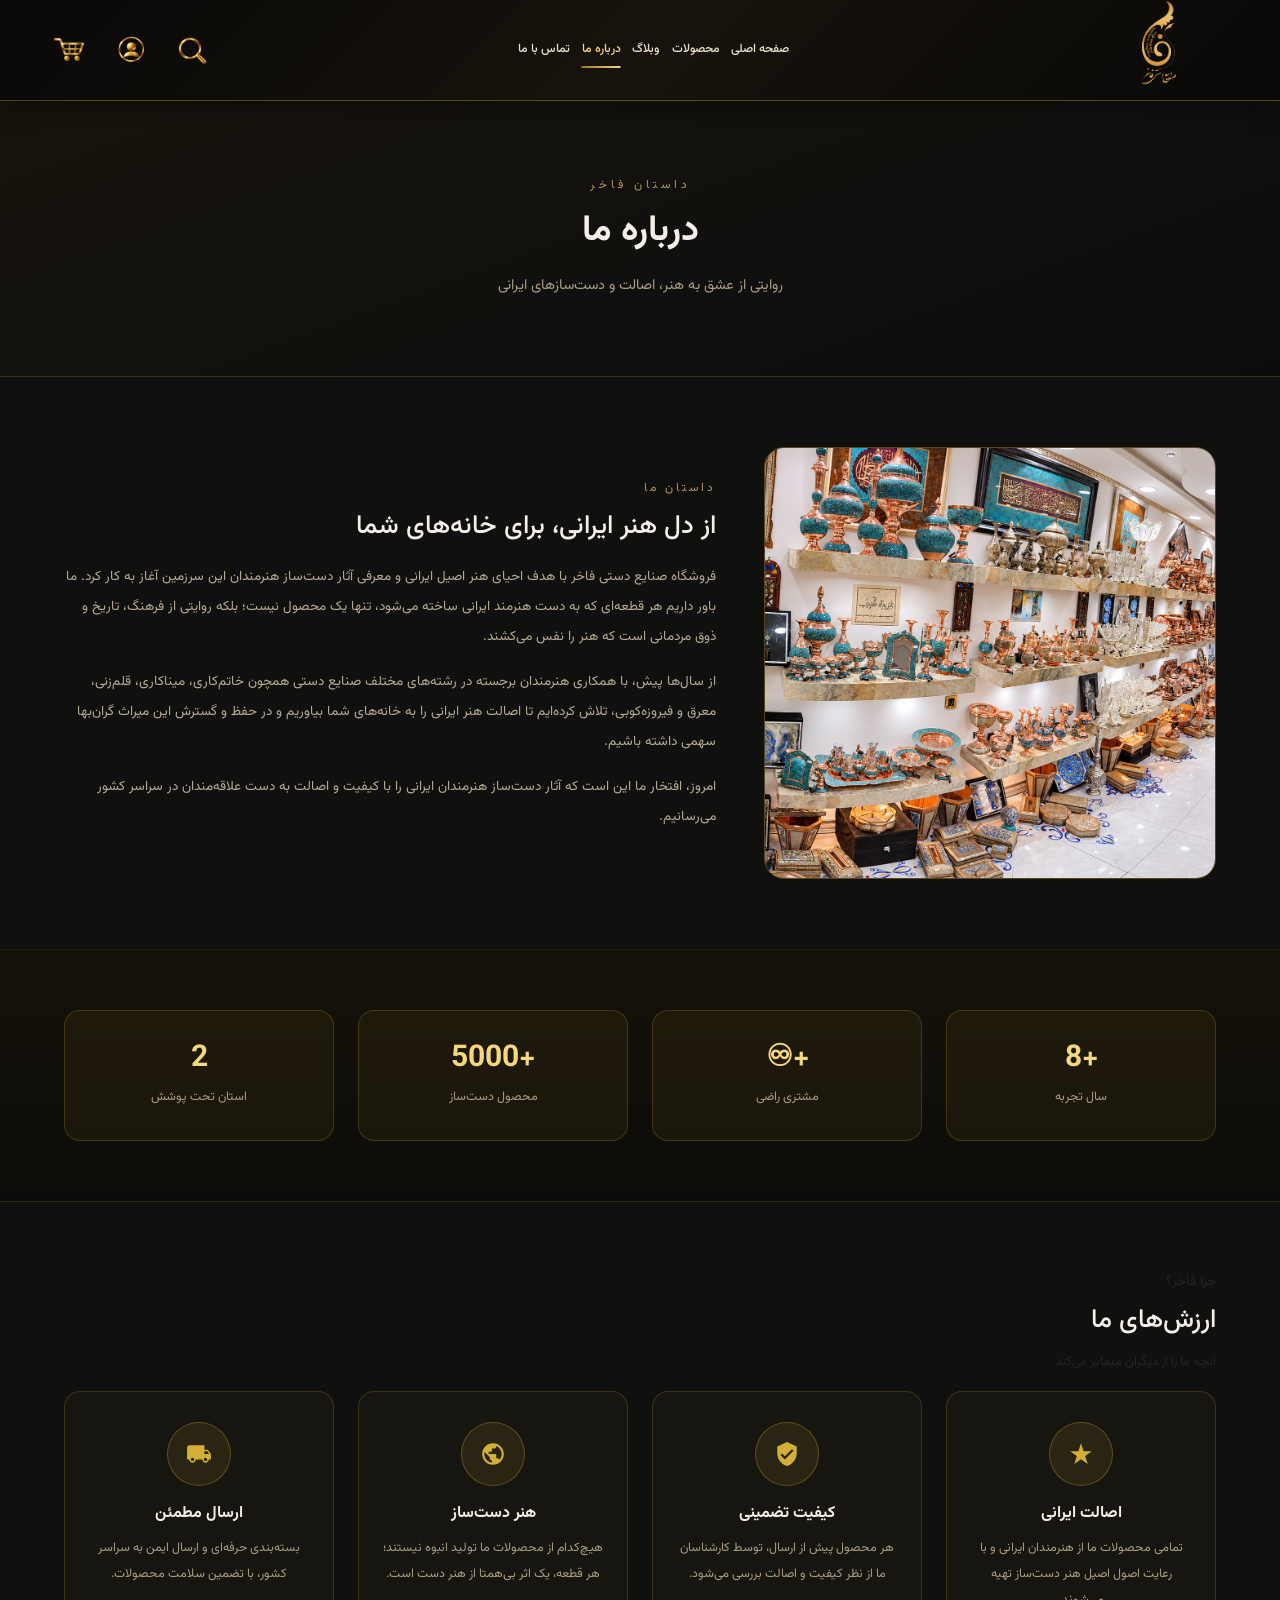
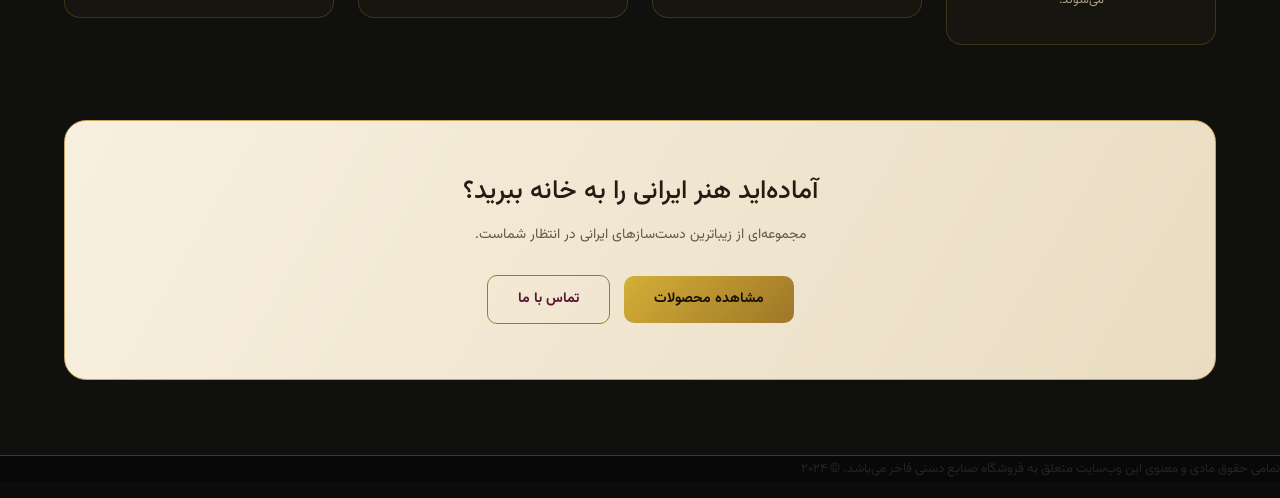
<file: about.html>
﻿<!DOCTYPE html>
<html lang="fa" dir="rtl">
<head>
    <meta charset="UTF-8">
    <meta name="viewport" content="width=device-width, initial-scale=1.0">
    <meta name="description" content="فروشگاه صنایع دستی فاخر؛ عرضه محصولات دست‌ساز و هنرهای اصیل ایرانی">
    <title>فروشگاه صنایع دستی فاخر</title>
    <link rel="icon" type="image/png" href="images/logo.png">
    <link rel="stylesheet" href="bootstrap/bootstrap.css">
    <link rel="stylesheet" href="css/style.css">
</head>

<body>

    <!-- هدر و منوی بالا صفحه-->
<header class="site-header">
    <nav class="navbar flex-nowrap py-0">
        <div class="container-fluid header-container d-flex align-items-center flex-nowrap">
            <a href="index.html" class="navbar-brand p-0 me-2 flex-shrink-0">
                <img src="images/logo.png" alt="لوگوی فاخر">
            </a>

            <div class="header-content d-flex align-items-center flex-grow-1">

                <ul class="navbar-nav main-nav flex-row flex-nowrap mx-auto">
                    <li class="nav-item">
                        <a href="index.html" class="nav-link">صفحه اصلی</a>
                    </li>

                    <li class="nav-item">
                        <a href="#products" class="nav-link">محصولات</a>
                    </li>

                    <li class="nav-item">
                        <a href="blog.html" class="nav-link">وبلاگ</a>
                    </li>

                    <li class="nav-item">
                        <a href="about.html" class="nav-link active" aria-current="page">درباره ما</a>
                    </li>

                    <li class="nav-item">
                        <a href="contact.html" class="nav-link">تماس با ما</a>
                    </li>
                </ul>

                <div class="header-actions d-flex align-items-center gap-1 gap-md-4 flex-shrink-0">
                    <a href="index.html" class="icon-link" aria-label="جستجو">
                        <img src="images/search.png" alt="">
                    </a>

                    <a href="index.html" class="icon-link" aria-label="حساب کاربری">
                        <img src="images/account.png" alt="">
                    </a>

                    <a href="index.html" class="icon-link" aria-label="سبد خرید">
                        <img src="images/buy.png" alt="">
                    </a>
                </div>
            </div>
        </div>
    </nav>
</header>

    <main>
        <!-- هیرو -->
        <section class="about-hero">
            <div class="about-hero-inner">
                <span class="about-hero-subtitle">داستان فاخر</span>
                <h1 class="about-hero-title">درباره ما</h1>
                <p class="about-hero-text">روایتی از عشق به هنر، اصالت و دست‌سازهای ایرانی</p>
            </div>
        </section>

        <!-- داستان -->
        <section class="about-story">
            <div class="about-story-grid">
                <div class="row g-4 g-lg-5 align-items-center">
                    <div class="col-12 col-lg-5">
                        <div class="about-story-image">
                            <img src="images/تصویر فاخر.png" alt="تصویری از هنر دست‌ساز ایرانی" loading="lazy">
                        </div>
                    </div>
                    <div class="col-12 col-lg-7">
                        <div class="about-story-content">
                            <span class="about-section-label">داستان ما</span>
                            <h2>از دل هنر ایرانی، برای خانه‌های شما</h2>
                            <p>فروشگاه صنایع دستی فاخر با هدف احیای هنر اصیل ایرانی و معرفی آثار دست‌ساز هنرمندان این سرزمین آغاز به کار کرد. ما باور داریم هر قطعه‌ای که به دست هنرمند ایرانی ساخته می‌شود، تنها یک محصول نیست؛ بلکه روایتی از فرهنگ، تاریخ و ذوق مردمانی است که هنر را نفس می‌کشند.</p>
                            <p>از سال‌ها پیش، با همکاری هنرمندان برجسته در رشته‌های مختلف صنایع دستی همچون خاتم‌کاری، میناکاری، قلم‌زنی، معرق و فیروزه‌کوبی، تلاش کرده‌ایم تا اصالت هنر ایرانی را به خانه‌های شما بیاوریم و در حفظ و گسترش این میراث گران‌بها سهمی داشته باشیم.</p>
                            <p>امروز، افتخار ما این است که آثار دست‌ساز هنرمندان ایرانی را با کیفیت و اصالت به دست علاقه‌مندان در سراسر کشور می‌رسانیم.</p>
                        </div>
                    </div>
                </div>
            </div>
        </section>

        <!-- آمار -->
        <section class="about-stats">
            <div class="about-stats-grid">
                <div class="row g-3 g-md-4">
                    <div class="col-6 col-md-3"><div class="stat-card"><h3 class="stat-number">+8</h3><p class="stat-label">سال تجربه</p></div></div>
                    <div class="col-6 col-md-3"><div class="stat-card"><h3 class="stat-number">+♾</h3><p class="stat-label">مشتری راضی</p></div></div>
                    <div class="col-6 col-md-3"><div class="stat-card"><h3 class="stat-number">+5000</h3><p class="stat-label">محصول دست‌ساز</p></div></div>
                    <div class="col-6 col-md-3"><div class="stat-card"><h3 class="stat-number">2</h3><p class="stat-label">استان تحت پوشش</p></div></div>
                </div>
            </div>
        </section>

        <!-- ارزش‌ها -->
        <section class="about-values">
            <div class="section-title">
                <span>چرا فاخر؟</span>
                <h2>ارزش‌های ما</h2>
                <p>آنچه ما را از دیگران متمایز می‌کند</p>
            </div>
            <div class="values-grid">
                <div class="row g-3 g-md-4">
                    <div class="col-12 col-md-6 col-lg-3">
                        <div class="value-card">
                            <div class="value-icon"><svg viewBox="0 0 24 24" fill="#d4af37" width="26" height="26" aria-hidden="true"><path d="M12 2l2.4 7.4H22l-6.2 4.5 2.4 7.4L12 16.8l-6.2 4.5 2.4-7.4L2 9.4h7.6z"/></svg></div>
                            <h3>اصالت ایرانی</h3>
                            <p>تمامی محصولات ما از هنرمندان ایرانی و با رعایت اصول اصیل هنر دست‌ساز تهیه می‌شوند.</p>
                        </div>
                    </div>
                    <div class="col-12 col-md-6 col-lg-3">
                        <div class="value-card">
                            <div class="value-icon"><svg viewBox="0 0 24 24" fill="#d4af37" width="26" height="26" aria-hidden="true"><path d="M12 1L3 5v6c0 5.55 3.84 10.74 9 12 5.16-1.26 9-6.45 9-12V5l-9-4zm-2 16l-4-4 1.41-1.41L10 14.17l6.59-6.59L18 9l-8 8z"/></svg></div>
                            <h3>کیفیت تضمینی</h3>
                            <p>هر محصول پیش از ارسال، توسط کارشناسان ما از نظر کیفیت و اصالت بررسی می‌شود.</p>
                        </div>
                    </div>
                    <div class="col-12 col-md-6 col-lg-3">
                        <div class="value-card">
                            <div class="value-icon"><svg viewBox="0 0 24 24" fill="#d4af37" width="26" height="26" aria-hidden="true"><path d="M12 2C6.48 2 2 6.48 2 12s4.48 10 10 10 10-4.48 10-10S17.52 2 12 2zm-1 17.93c-3.95-.49-7-3.85-7-7.93 0-.62.08-1.21.21-1.79L9 15v1c0 1.1.9 2 2 2v1.93zm6.9-2.54c-.26-.81-1-1.39-1.9-1.39h-1v-3c0-.55-.45-1-1-1H8v-2h2c.55 0 1-.45 1-1V7h2c1.1 0 2-.9 2-2v-.41c2.93 1.19 5 4.06 5 7.41 0 2.08-.8 3.97-2.1 5.39z"/></svg></div>
                            <h3>هنر دست‌ساز</h3>
                            <p>هیچ‌کدام از محصولات ما تولید انبوه نیستند؛ هر قطعه، یک اثر بی‌همتا از هنر دست است.</p>
                        </div>
                    </div>
                    <div class="col-12 col-md-6 col-lg-3">
                        <div class="value-card">
                            <div class="value-icon"><svg viewBox="0 0 24 24" fill="#d4af37" width="26" height="26" aria-hidden="true"><path d="M20 8h-3V4H3c-1.1 0-2 .9-2 2v11h2c0 1.66 1.34 3 3 3s3-1.34 3-3h6c0 1.66 1.34 3 3 3s3-1.34 3-3h2v-5l-3-4zM6 18.5c-.83 0-1.5-.67-1.5-1.5s.67-1.5 1.5-1.5 1.5.67 1.5 1.5-.67 1.5-1.5 1.5zm13.5-9l1.96 2.5H17V9.5h2.5zm-1.5 9c-.83 0-1.5-.67-1.5-1.5s.67-1.5 1.5-1.5 1.5.67 1.5 1.5-.67 1.5-1.5 1.5z"/></svg></div>
                            <h3>ارسال مطمئن</h3>
                            <p>بسته‌بندی حرفه‌ای و ارسال ایمن به سراسر کشور، با تضمین سلامت محصولات.</p>
                        </div>
                    </div>
                </div>
            </div>
        </section>

        <!-- CTA -->
        <section class="about-cta">
            <div class="about-cta-inner">
                <h2>آماده‌اید هنر ایرانی را به خانه ببرید؟</h2>
                <p>مجموعه‌ای از زیباترین دست‌سازهای ایرانی در انتظار شماست.</p>
                <div class="about-cta-buttons">
                    <a href="index.html" class="btn-gold">مشاهده محصولات</a>
                    <a href="contact.html" class="btn-outline-gold">تماس با ما</a>
                </div>
            </div>
        </section>
    </main>

    <footer class="site-footer"><p>تمامی حقوق مادی و معنوی این وب‌سایت متعلق به فروشگاه صنایع دستی فاخر می‌باشد. &copy; ۲۰۲۴</p></footer>
    <script src="java/java.js"></script>
</body>
</html>
</file>
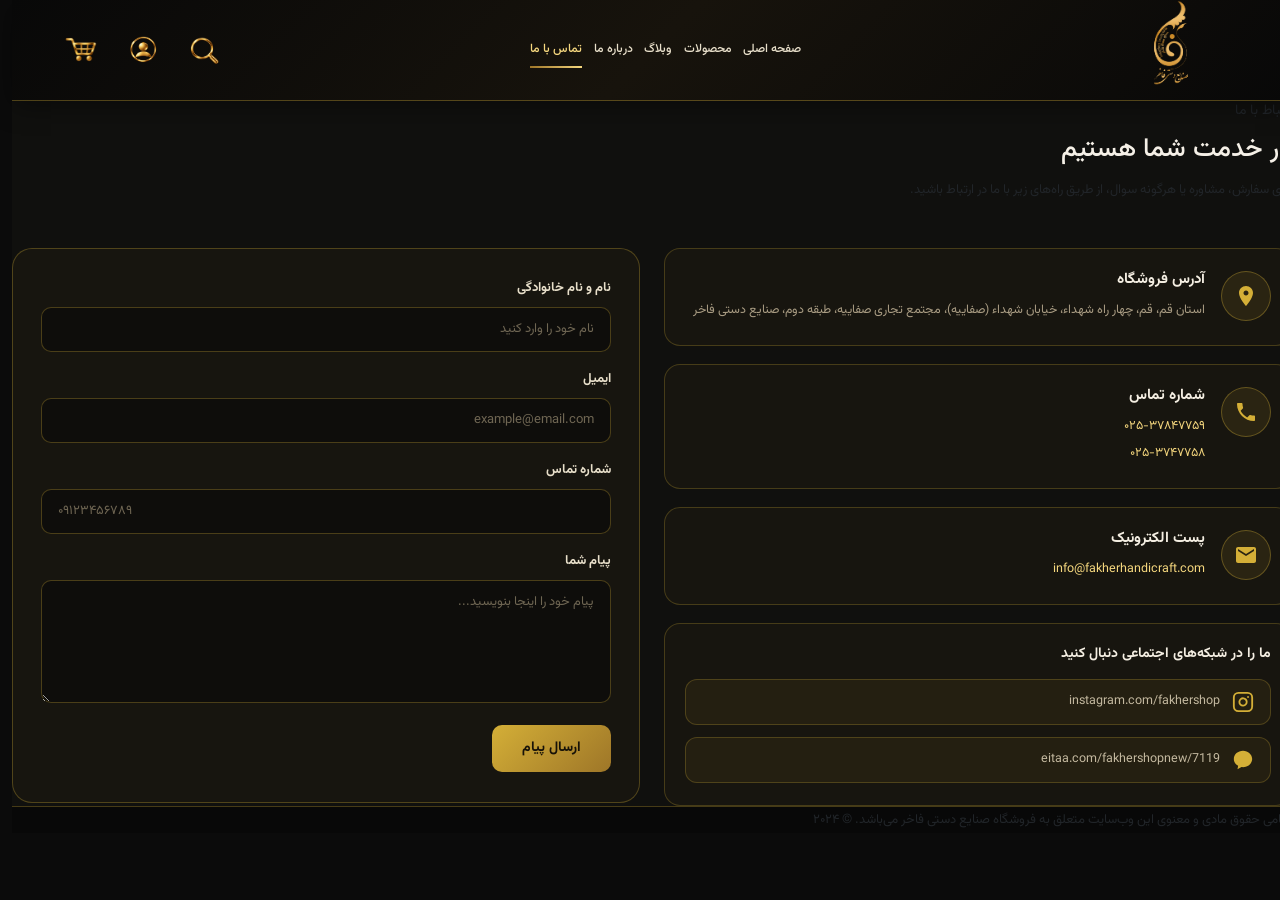
<file: contact.html>
<!DOCTYPE html>
<html lang="fa" dir="rtl">
<head>
    <meta charset="UTF-8">
    <meta name="viewport" content="width=device-width, initial-scale=1.0">
    <meta name="description" content="فروشگاه صنایع دستی فاخر؛ عرضه محصولات دست‌ساز و هنرهای اصیل ایرانی">
    <title>فروشگاه صنایع دستی فاخر</title>
    <link rel="icon" type="image/png" href="images/logo.png">
    <link rel="stylesheet" href="bootstrap/bootstrap.css">
    <link rel="stylesheet" href="css/style.css">
</head>

<body>

    <!-- هدر و منوی بالا صفحه-->
<header class="site-header">
    <nav class="navbar flex-nowrap py-0">
        <div class="container-fluid header-container d-flex align-items-center flex-nowrap">
            <a href="index.html" class="navbar-brand p-0 me-2 flex-shrink-0">
                <img src="images/logo.png" alt="لوگوی فاخر">
            </a>

            <div class="header-content d-flex align-items-center flex-grow-1">

                <ul class="navbar-nav main-nav flex-row flex-nowrap mx-auto">
                    <li class="nav-item">
                        <a href="index.html" class="nav-link">صفحه اصلی</a>
                    </li>

                    <li class="nav-item">
                        <a href="#products" class="nav-link">محصولات</a>
                    </li>

                    <li class="nav-item">
                        <a href="blog.html" class="nav-link">وبلاگ</a>
                    </li>

                    <li class="nav-item">
                        <a href="about.html" class="nav-link">درباره ما</a>
                    </li>

                    <li class="nav-item">
                        <a href="contact.html" class="nav-link active" aria-current="page">تماس با ما</a>
                    </li>
                </ul>

                <div class="header-actions d-flex align-items-center gap-1 gap-md-4 flex-shrink-0">
                    <a href="index.html" class="icon-link" aria-label="جستجو">
                        <img src="images/search.png" alt="">
                    </a>

                    <a href="index.html" class="icon-link" aria-label="حساب کاربری">
                        <img src="images/account.png" alt="">
                    </a>

                    <a href="index.html" class="icon-link" aria-label="سبد خرید">
                        <img src="images/buy.png" alt="">
                    </a>
                </div>
            </div>
        </div>
    </nav>
</header>

    <main>
        <section class="contact-section">
            <div class="section-title">
                <span>ارتباط با ما</span>
                <h2>در خدمت شما هستیم</h2>
                <p>برای سفارش، مشاوره یا هرگونه سوال، از طریق راه‌های زیر با ما در ارتباط باشید.</p>
            </div>

            <div class="contact-grid">
                <div class="row g-4">
                    <!-- اطلاعات تماس -->
                    <div class="col-12 col-lg-6">
                        <div class="contact-info">
                            <div class="info-card">
                                <div class="info-icon">
                                    <svg aria-hidden="true" fill="#d4af37" height="24" viewBox="0 0 24 24" width="24"><path d="M12 2C8.13 2 5 5.13 5 9c0 5.25 7 13 7 13s7-7.75 7-13c0-3.87-3.13-7-7-7zm0 9.5c-1.38 0-2.5-1.12-2.5-2.5s1.12-2.5 2.5-2.5 2.5 1.12 2.5 2.5-1.12 2.5-2.5 2.5z"></path></svg>
                                </div>
                                <div class="info-text">
                                    <h3>آدرس فروشگاه</h3>
                                    <p>استان قم، قم، چهار راه شهداء، خیابان شهداء (صفاییه)، مجتمع تجاری صفاییه، طبقه دوم، صنایع دستی فاخر</p>
                                </div>
                            </div>
                            <div class="info-card">
                                <div class="info-icon">
                                    <svg aria-hidden="true" fill="#d4af37" height="24" viewBox="0 0 24 24" width="24"><path d="M6.62 10.79c1.44 2.83 3.76 5.14 6.59 6.59l2.2-2.2c.27-.27.67-.36 1.02-.24 1.12.37 2.33.57 3.57.57.55 0 1 .45 1 1V20c0 .55-.45 1-1 1-9.39 0-17-7.61-17-17 0-.55.45-1 1-1h3.5c.55 0 1 .45 1 1 0 1.25.2 2.45.57 3.57.11.35.03.74-.25 1.02l-2.2 2.2z"></path></svg>
                                </div>
                                <div class="info-text">
                                    <h3>شماره تماس</h3>
                                    <p><a class="contact-link" href="tel:02537847759">۰۲۵-۳۷۸۴۷۷۵۹</a></p>
                                    <p><a class="contact-link" href="tel:0253747758">۰۲۵-۳۷۴۷۷۵۸</a></p>
                                </div>
                            </div>
                            <div class="info-card">
                                <div class="info-icon">
                                    <svg aria-hidden="true" fill="#d4af37" height="24" viewBox="0 0 24 24" width="24"><path d="M20 4H4c-1.1 0-1.99.9-1.99 2L2 18c0 1.1.9 2 2 2h16c1.1 0 2-.9 2-2V6c0-1.1-.9-2-2-2zm0 4l-8 5-8-5V6l8 5 8-5v2z"></path></svg>
                                </div>
                                <div class="info-text">
                                    <h3>پست الکترونیک</h3>
                                    <p><a class="contact-link" href="mailto:info@fakherhandicraft.com">info@fakherhandicraft.com</a></p>
                                </div>
                            </div>
                            <div class="social-links">
                                <h3>ما را در شبکه‌های اجتماعی دنبال کنید</h3>
                                <div class="social-icons">
                                    <a href="https://www.instagram.com/fakhershop/" target="_blank" rel="noopener noreferrer" aria-label="اینستاگرام">
                                        <svg fill="none" height="22" stroke="#d4af37" stroke-linecap="round" stroke-linejoin="round" stroke-width="2" viewBox="0 0 24 24" width="22"><rect height="20" rx="5" width="20" x="2" y="2"></rect><path d="M16 11.37A4 4 0 1 1 12.63 8 4 4 0 0 1 16 11.37z"></path><line x1="17.5" x2="17.51" y1="6.5" y2="6.5"></line></svg>
                                        <span class="social-url">instagram.com/fakhershop</span>
                                    </a>
                                    <a href="https://eitaa.com/fakhershopnew/7119" target="_blank" rel="noopener noreferrer" aria-label="ایتا">
                                        <svg fill="#d4af37" height="22" viewBox="0 0 24 24" width="22"><path d="M12 2C6.48 2 2 5.94 2 10.8c0 3.18 1.86 5.97 4.68 7.56L6 22l4.36-2.3c.53.08 1.08.13 1.64.13 5.52 0 10-3.94 10-8.8S17.52 2 12 2z"></path></svg>
                                        <span class="social-url">eitaa.com/fakhershopnew/7119</span>
                                    </a>
                                </div>
                            </div>
                        </div>
                    </div>

                    <!-- فرم تماس -->
                    <div class="col-12 col-lg-6">
                        <div class="contact-form-wrapper">
                            <form action="#" class="contact-form" method="POST">
                                <div class="form-group">
                                    <label for="name">نام و نام خانوادگی</label>
                                    <input class="form-control" id="name" name="name" placeholder="نام خود را وارد کنید" required type="text"/>
                                </div>
                                <div class="form-group">
                                    <label for="email">ایمیل</label>
                                    <input class="form-control" id="email" name="email" placeholder="example@email.com" required type="email"/>
                                </div>
                                <div class="form-group">
                                    <label for="phone">شماره تماس</label>
                                    <input class="form-control" id="phone" name="phone" placeholder="۰۹۱۲۳۴۵۶۷۸۹" type="tel"/>
                                </div>
                                <div class="form-group">
                                    <label for="message">پیام شما</label>
                                    <textarea class="form-control" id="message" name="message" placeholder="پیام خود را اینجا بنویسید..." required rows="5"></textarea>
                                </div>
                                <button class="btn-gold" type="submit">ارسال پیام</button>
                            </form>
                        </div>
                    </div>
                </div>
            </div>
        </section>
    </main>

    <footer class="site-footer"><p>تمامی حقوق مادی و معنوی این وب‌سایت متعلق به فروشگاه صنایع دستی فاخر می‌باشد. &copy; ۲۰۲۴</p></footer>
    <script src="java/java.js"></script>
</body>
</html>
</file>
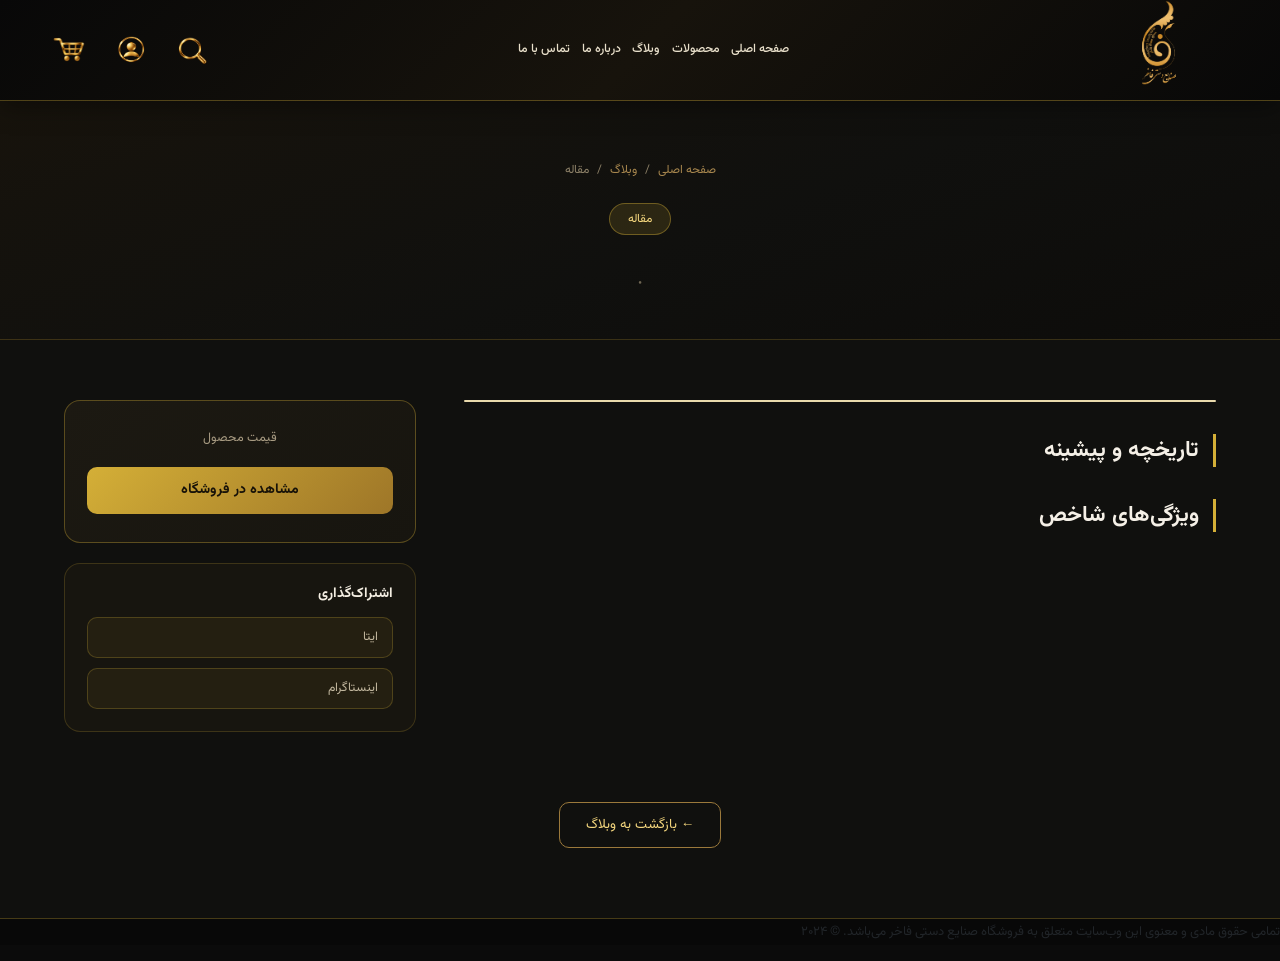
<file: single-blog.html>
<!DOCTYPE html>
<html lang="fa" dir="rtl">
<head>
    <meta charset="UTF-8">
    <meta name="viewport" content="width=device-width, initial-scale=1.0">
    <meta name="description" content="فروشگاه صنایع دستی فاخر؛ عرضه محصولات دست‌ساز و هنرهای اصیل ایرانی">
    <title>فروشگاه صنایع دستی فاخر</title>
    <link rel="icon" type="image/png" href="images/logo.png">
    <link rel="stylesheet" href="bootstrap/bootstrap.css">
    <link rel="stylesheet" href="css/style.css">
</head>

<body>

    <!-- هدر و منوی بالا صفحه-->
<header class="site-header">
    <nav class="navbar flex-nowrap py-0">
        <div class="container-fluid header-container d-flex align-items-center flex-nowrap">
            <a href="index.html" class="navbar-brand p-0 me-2 flex-shrink-0">
                <img src="images/logo.png" alt="لوگوی فاخر">
            </a>

            <div class="header-content d-flex align-items-center flex-grow-1">

                <ul class="navbar-nav main-nav flex-row flex-nowrap mx-auto">
                    <li class="nav-item">
                        <a href="index.html" class="nav-link">صفحه اصلی</a>
                    </li>

                    <li class="nav-item">
                        <a href="#products" class="nav-link">محصولات</a>
                    </li>

                    <li class="nav-item">
                        <a href="blog.html" class="nav-link">وبلاگ</a>
                    </li>

                    <li class="nav-item">
                        <a href="about.html" class="nav-link">درباره ما</a>
                    </li>

                    <li class="nav-item">
                        <a href="contact.html" class="nav-link">تماس با ما</a>
                    </li>
                </ul>

                <div class="header-actions d-flex align-items-center gap-1 gap-md-4 flex-shrink-0">
                    <a href="index.html" class="icon-link" aria-label="جستجو">
                        <img src="images/search.png" alt="">
                    </a>

                    <a href="index.html" class="icon-link" aria-label="حساب کاربری">
                        <img src="images/account.png" alt="">
                    </a>

                    <a href="index.html" class="icon-link" aria-label="سبد خرید">
                        <img src="images/buy.png" alt="">
                    </a>
                </div>
            </div>
        </div>
    </nav>
</header>

    <main>
        <article class="single-post">
            <section class="post-hero">
                <div class="post-hero-inner">
                    <nav class="post-breadcrumb" aria-label="مسیر">
                        <a href="index.html">صفحه اصلی</a>
                        <span>/</span>
                        <a href="blog.html">وبلاگ</a>
                        <span>/</span>
                        <span id="postCategoryBreadcrumb">مقاله</span>
                    </nav>
                    <span class="post-category-badge" id="postCategory">مقاله</span>
                    <h1 class="post-title" id="postTitle"></h1>
                    <div class="post-meta-row">
                        <span id="postDate"></span>
                        <span class="meta-divider">•</span>
                        <span id="postReadTime"></span>
                    </div>
                </div>
            </section>

            <section class="post-body-section" id="postBodySection">
                <div class="post-layout">
                    <div class="row g-4 g-lg-5">
                        <div class="col-12 col-lg-8">
                            <div class="post-main">
                                <div class="post-cover" id="postCover">
                                    <img id="postImage" alt="" loading="lazy">
                                </div>
                                <div class="post-body-text">
                                    <p id="postDescription"></p>
                                    <h2>تاریخچه و پیشینه</h2>
                                    <p id="postHistory"></p>
                                    <h2>ویژگی‌های شاخص</h2>
                                    <ul class="post-features" id="postFeatures"></ul>
                                </div>
                            </div>
                        </div>
                        <div class="col-12 col-lg-4">
                            <aside class="post-sidebar">
                                <div class="post-price-box" id="postPriceBox">
                                    <span class="post-price-label">قیمت محصول</span>
                                    <strong class="post-price-value" id="postPrice"></strong>
                                    <a href="index.html" class="post-buy-btn">مشاهده در فروشگاه</a>
                                </div>
                                <div class="post-share-box">
                                    <h3>اشتراک‌گذاری</h3>
                                    <div class="post-share-links">
                                        <a href="https://eitaa.com/fakhershopnew/7119" target="_blank" rel="noopener">ایتا</a>
                                        <a href="https://www.instagram.com/fakhershop/" target="_blank" rel="noopener">اینستاگرام</a>
                                    </div>
                                </div>
                            </aside>
                        </div>
                    </div>
                </div>
            </section>

            <section class="post-back-section" id="postBackSection">
                <a href="blog.html" class="post-back-link">← بازگشت به وبلاگ</a>
            </section>
        </article>
    </main>

    <footer class="site-footer"><p>تمامی حقوق مادی و معنوی این وب‌سایت متعلق به فروشگاه صنایع دستی فاخر می‌باشد. &copy; ۲۰۲۴</p></footer>
    <script src="java/java.js"></script>
</body>
</html>
</file>
<file: css/style.css>
/* تنظیمات اولیه سایت */
:root {
    --gold: #d4af37;
    --gold-light: #f5d77e;
    --gold-dark: #9e7628;
    --text-color: #e8dfca;
    --dark: #0b0b0b;
    --header-bg: #080808;
}
* {
    margin: 0;
    padding: 0;
    box-sizing: border-box;
}

html,
body {
    width: 100%;
    min-height: 100%;
}

body {
    background-color: var(--dark);
    font-family: 'Vazirmatn', sans-serif;
    font-size: 14px;
    overflow-x: hidden;
}

@font-face {
    font-family: 'Vazirmatn';
    src: url('../fonts/Vazirmatn-Regular.woff2') format('woff2');
    font-weight: 400;
}

@font-face {
    font-family: 'Vazirmatn';
    src: url('../fonts/Vazirmatn-Medium.woff2') format('woff2');
    font-weight: 500;
}

@font-face {
    font-family: 'Vazirmatn';
    src: url('../fonts/Vazirmatn-Bold.woff2') format('woff2');
    font-weight: 700;
}

body,
button,
input,
textarea,
select,
a,
h1,
h2,
h3,
h4,
h5,
h6,
p,
span,
li {
    font-family: 'Vazirmatn', sans-serif;
}

h1 { font-size: 28px; }
h2 { font-size: 23px; }
h3 { font-size: 16px; }
p  { font-size: 13px; line-height: 2; }


/* هدر */
.site-header {
    position: relative;
    z-index: 1000;
    background: linear-gradient(135deg, #080808, #17130c, #080808);
    border-bottom: 1px solid rgba(212, 175, 55, 0.35);
    box-shadow: 0 5px 25px #0006;
}

.navbar {
    min-height: clamp(75px, 7.5vw, 120px);
}

.header-container {
    padding: 0 4%;
}

.navbar-brand img {
    width: clamp(45px, 9.7vw, 155px);
    height: clamp(60px, 7.8vw, 125px);
    object-fit: contain;
}

.header-content {
    min-width: 0;
}

.main-nav {
    gap: 0;
    align-items: center;
}

.main-nav .nav-item + .nav-item {
    padding-right: clamp(3px, 0.9vw, 14px);
}

.main-nav .nav-link {
    position: relative;
    padding: 12px 0;
    color: var(--text-color);
    font-size: clamp(8px, 0.95vw, 15px);
    font-weight: 500;
    white-space: nowrap;
    text-decoration: none;
    transition: color 0.3s;
}

.main-nav .nav-link::after {
    content: "";
    position: absolute;
    bottom: 3px;
    right: 50%;
    width: 0;
    height: 2px;
    background: linear-gradient(90deg, var(--gold-dark), var(--gold-light));
    transform: translateX(50%);
    transition: width 0.3s;
}

.main-nav .nav-link:hover {
    color: var(--gold-light);
}

.main-nav .nav-link:hover::after {
    width: 100%;
}

.icon-link {
    width: clamp(21px, 2.9vw, 46px);
    height: clamp(25px, 2.9vw, 46px);
    display: flex;
    align-items: center;
    justify-content: center;
    border-radius: 50%;
    transition: background 0.3s;
}

.icon-link img {
    width: clamp(19px, 2.7vw, 42px);
    height: clamp(19px, 2.7vw, 42px);
    object-fit: contain;
    transition: transform 0.3s;
}

.icon-link:hover {
    background: #d4af3720;
}

.icon-link:hover img {
    transform: scale(1.1);
}
.main-nav .nav-link.active::after {
    width: 100%;
}

.main-nav .nav-link.active {
    color: var(--gold-light);
}



/*اسلایدر*/

#carouselExampleIndicators .carousel-item img {
    width: 100%;
    height: auto;
    display: block;
    object-fit: contain;
}

#carouselExampleIndicators .carousel-indicators button {
    background-color: #443c23;
    opacity: 0.4;
    height: 3px;
    border: 0;
}

#carouselExampleIndicators .carousel-indicators button.active {
    opacity: 1;
}

@media (max-width: 576px) {
    #carouselExampleIndicators .carousel-indicators button {
        width: 14px;
        height: 2px;
        margin: 0 3px; }}


/* مزیت های فروشگاه */
.store-benefits {
    background: #0b0a08;
    border-bottom: 1px solid #d4af3740;
}

.benefit-item {
    color: var(--text-color);
    display: flex;
    align-items: center;
    justify-content: center;
    gap: clamp(3px, 1vw, 12px);
    height: 100%;
}
.benefit-icon {
    width: clamp(34px, 4.5vw, 68px);
    height: clamp(34px, 4.5vw, 68px);
    flex: 0 0 clamp(34px, 4.5vw, 68px);
    box-sizing: border-box;
    border: 1px solid #d4af3760;
    border-radius: 50%;
    display: flex;
    align-items: center;
    justify-content: center;
    transition: all 0.3s ease;
}

.benefit-icon svg {
    display: block;
    width: clamp(18px, 2.2vw, 32px);
    height: clamp(18px, 2.2vw, 32px);
    fill: none;
    stroke: var(--gold);
    stroke-width: 1.8;
    stroke-linecap: round;
    stroke-linejoin: round;
    transition: all 0.3s ease;
}

.benefit-item:hover .benefit-icon {
    border-color: var(--gold-light);
    background: #d4af3760;
} 


.benefit-item:hover .benefit-icon svg {
    stroke: var(--gold-light);
}

.benefit-text h3 {
    color: #FFFDD0;
    font-size: clamp(7px, 1vw, 14px);
    margin-bottom: 5px;
}

.benefit-text p {
    color: #bdb5a5;
    font-size: clamp(5px, 0.8vw, 11px);
    line-height: 1.6;
    margin-bottom: 0;
}



/* بخش دسته بندی محصولات */
.categories-section {
    background-color: #10100e;
    direction: rtl;
    padding: 40px 7% 70px;
}

.section-title h2 {
    color: #f5f0e7;
    font-size: 26px;
    margin: 12px 0;
}

.categories-grid {
    max-width: 1450px;
}

.category-card {
    display: block;
    text-align: center;
    text-decoration: none;
    background: #f5f0e5;
    border: 1px solid #d4af3760;
    border-radius: 12px;
    padding: 15px;
    transition: 0.3s;
}

.category-card:hover {
    transform: translateY(-5px);
    box-shadow: 0 10px 25px rgba(196, 154, 69, 0.12);
}

.category-image {
    height: 190px;
    display: flex;
    align-items: center;
    justify-content: center;
}

.category-image img {
    width: 90%;
    height: 90%;
    object-fit: contain;
    transition: 0.4s ease;
}

.category-card:hover img {
    transform: scale(1.08);
}

.category-card h3 {
    font-size: 16px;
    font-weight: 600;
    margin: 12px 0 0;
    color: #854836;
    transition: 0.3s ease;
}

.gold-divider {
    display: flex;
    justify-content: center;
    margin: 10px auto;
}

.gold-divider span {
    width: 250px;
    height: 1px;
    position: relative;
    background: linear-gradient(to right, transparent, var(--gold), transparent);
}

.gold-divider span::after {
    content: "";
    position: absolute;
    top: -4px;
    left: 50%;
    width: 8px;
    height: 8px;
    background: var(--gold);
    transform: translateX(-50%) rotate(45deg);
}

@media (max-width: 576px) {
    .category-card {
        padding: 5px;
    }

    .category-image {
        height: 75px;
    }

    .category-card h3 {
        font-size: 10px;
        margin-top: 5px;
    }

    .section-title h2 {
        font-size: 18px;
    }

    .gold-divider span {
        width: 140px;
    }
}



/* بخش محصولات */
.product-group {
    width: 100%;
    padding: 5px 0 30px;
    margin-top: 50px;
    border-top: 1px solid #b99a60;
    border-bottom: 1px solid #b99a60;
    background: #211f1b;
}

.product-heading h2 {
    color: #f4eee2;
    font-size: 21px;
    font-weight: 700;
    margin:10px;
}

.product-card {
    flex: 1 1 0%;
    min-width: 0;
    padding: 8px;
    background: #292722;
    border: 1px solid #a8874e;
    border-radius: 13px;
    overflow: hidden;
    transition: 0.3s ease;
}

.product-card:hover {
    transform: translateY(-5px);
    border-color: #c9a65e;
    box-shadow: 0 10px 22px rgba(0, 0, 0, 0.18);
}

.product-image {
    width: 100%;
    height: 130px;
    overflow: hidden;
    border-radius: 9px;
    background: #eee8dc;
}

.product-image img {
    width: 100%;
    height: 100%;
    display: block;
    object-fit: contain;
    transition: 0.4s ease;
}

.product-card:hover .product-image img {
    transform: scale(1.06);
}

.product-info {
    padding: 10px 2px 5px;
    text-align: right;
}

.product-info h3 {
    color: #f4eee2;
    font-size: 12px;
    font-weight: 600;
    margin: 0 0 10px;
    white-space: nowrap;
    overflow: hidden;
    text-overflow: ellipsis;
}

.product-price {
    display: block;
    color: #d7b875;
    font-size: 11px;
    font-weight: bold;
}

.product-link {
    display: block;
    width: 100%;
    margin-top: 10px;
    padding: 7px 3px;
    background: #c5a66b;
    border-radius: 7px;
    color: #29241c;
    font-size: 11px;
    text-align: center;
    text-decoration: none;
    transition: 0.3s ease;
}

.product-link:hover {
    background: #e2c991;
    color: #29241c;
}

@media (max-width: 576px) {
    .product-card {
        flex: 0 0 100px;
    }

    .product-image {
        height: 80px;
    }
}



/* بخش پرفروش ترین محصولات */
.product-group1 {
    width: 100%;
    padding: 5px 0 30px;
    margin: 0px 0;
    border-top: 1px solid #b99a60;
    border-bottom: 1px solid #b99a60;
    background: #f4eee2;
}

.product-heading1 h2 {
    color: #29251f;
    font-size: 21px;
    font-weight: 700;
    margin: 10px;
}

.product-card1 {
    flex: 1 1 0%;
    min-width: 0;
    padding: 8px;
    background: #292722;
    border: 1px solid #a8874e  ;
    border-radius: 13px;
    overflow: hidden;
    transition: 0.3s ease;
}

.product-card1:hover {
    transform: translateY(-5px);
    border-color: #c9a65e;
    box-shadow: 0 10px 22px rgba(0, 0, 0, 0.18);
}

.product-image1 {
    width: 100%;
    height: 130px;
    overflow: hidden;
    border-radius: 9px;
    background: #eee8dc;
}

.product-image1 img {
    width: 100%;
    height: 100%;
    display: block;
    object-fit: contain;
    transition: 0.4s ease;
}

.product-card1:hover .product-image1 img {
    transform: scale(1.06);
}

.product-info1 {
    padding: 10px 2px 5px;
    text-align: right;
}

.product-info1 h3 {
    color: #f4eee2;
    font-size: 12px;
    font-weight: 600;
    margin: 0 0 10px;
    white-space: nowrap;
    overflow: hidden;
    text-overflow: ellipsis;
}

.product-price1 {
    display: block;
    color: #d7b875;
    font-size: 11px;
    font-weight: bold;
}

.product-link1 {
    display: block;
    width: 100%;
    margin-top: 10px;
    padding: 7px 3px;
    background: #c5a66b;
    border-radius: 7px;
    color: #29241c;
    font-size: 11px;
    text-align: center;
    text-decoration: none;
    transition: 0.3s ease;
}

.product-link1:hover {
    background: #e2c991;
    color: #29241c;
}

@media (max-width: 576px) {
    .product-card1 {
        flex: 0 0 100px;
    }

    .product-image1 {
        height: 80px;
    }
}


/*  بنرهای تبلیغاتی */
.promo-img {
    transition: transform 0.4s ease;
}

.promo-img:hover {
    transform: scale(1.02);
}

/* بخش درباره ما */
.about-section {
    background: linear-gradient(180deg, #10100e, #151209);
    border-top: 1px solid rgba(212, 175, 55, 0.12);
}
.about-container {
    max-width: 1450px;
    margin: auto;
}
.about-label {
    color: #b39459;
    font-size: 12px;
    letter-spacing: 3px;
}
.about-title {
    color: #f5f0e7;
    font-weight: 700;
}
.about-divider {
    width: 100%;
    justify-content: flex-start;
}
.about-divider span {
    width: 180px;
    margin-right: 0;
    margin-left: auto;
    background: linear-gradient(to left, transparent, var(--gold), transparent);
}
.about-description {
    color: #b7ab93;
    font-size: 14px;
}
.about-feature {
    color: #e8dfca;
    font-size: 13.5px;
    line-height: 2.2;
}
.about-check {
    width: 19px;
    height: 19px;
    flex-shrink: 0;
    display: flex;
    align-items: center;
    justify-content: center;
    background: rgba(212, 175, 55, 0.16);
    border: 1px solid rgba(212, 175, 55, 0.5);
    border-radius: 50%;
    color: var(--gold);
    font-size: 11px;
}
.about-btn {
    padding: 13px 28px;
    background: linear-gradient(135deg, var(--gold), var(--gold-dark));
    border: none;
    border-radius: 10px;
    color: #171208;
    font-size: 14px;
    font-weight: 700;
    transition: 0.3s ease;
}
.about-btn:hover {
    background: linear-gradient(135deg, var(--gold-light), var(--gold));
    color: #171208;
    transform: translateY(-3px);
    box-shadow: 0 10px 24px rgba(212, 175, 55, 0.25);
}
.arrow-left {
    font-size: 16px;
    transition: transform 0.3s ease;
}
.about-btn:hover .arrow-left {
    transform: translateX(-4px);
}

@media (max-width: 576px) {

    .about-section {
        padding: 30px 15px !important;
    }

    .about-label {
        font-size: 10px;
        letter-spacing: 2px;
        margin-bottom: 10px !important;
    }

    .about-title {
        font-size: 19px !important;
        margin-bottom: 12px !important;
        line-height: 1.8;
    }

    .about-divider {
        margin-bottom: 18px !important;
    }

    .about-divider span {
        width: 120px;
    }

    .about-description {
        font-size: 11px;
        line-height: 2 !important;
        margin-bottom: 18px !important;
    }

    .about-feature {
        font-size: 11px;
        line-height: 2;
        gap: 10px !important;
        margin-bottom: 10px !important;
    }

    .about-check {
        width: 17px;
        height: 17px;
        font-size: 10px;
    }

    .about-btn {
        padding: 10px 20px;
        font-size: 12px;
        border-radius: 8px;
    }

    .arrow-left {
        font-size: 14px;
    }
}

/* بخش وبلاگ */

.blog-section {
    background: #10100e;
    border-top: 1px solid rgba(212, 175, 55, 0.12);
}

.blog-grid {
    max-width: 1450px;
    margin: auto;
}

.blog-section .section-title h2 {
    color: #f4eee2;
    font-size: 22px;
    font-weight: 700;
}


.blog-card {
    background: #17150f;
    border: 1px solid rgba(212, 175, 55, 0.2);
    border-radius: 16px;
    overflow: hidden;
    transition: 0.35s ease;
}

.blog-card:hover {
    transform: translateY(-7px);
    border-color: rgba(212, 175, 55, 0.55);
    box-shadow: 0 14px 32px rgba(0, 0, 0, 0.45);
}

.blog-image {
    width: 100%;
    height:280px;
    overflow: hidden;
    background: #f2ecdf;
}

.blog-image img {
    width: 100%;
    height: 100%;
    object-fit: cover;
    display: block;
    transition: transform 0.5s ease;
}

.blog-card:hover .blog-image img {
    transform: scale(1.07);
}


.blog-content {
    padding: 20px 20px 22px;
}

.blog-content h3 {
    color: #f4eee2;
    font-size: 15.5px;
    font-weight: 700;
    line-height: 1.9;
    margin-bottom: 12px;
    transition: color 0.3s ease;
}

.blog-card:hover .blog-content h3 {
    color: var(--gold-light);
}

.blog-content p {
    color: #a99c83;
    font-size: 12.5px;
    line-height: 2.1;
    margin-bottom: 16px;
}

.blog-link {
    display: inline-block;
    color: #c9a65e;
    font-size: 12.5px;
    font-weight: 600;
    text-decoration: none;
    transition: 0.3s ease;
}

.blog-link:hover {
    color: var(--gold-light);
}


.blog-all-link {
    color: #d4af37;
    border: 1px solid #d4af37;
    border-radius: 8px;
    padding: 11px 28px;
    font-size: 13px;
    font-weight: 600;
    transition: 0.3s ease;
}

.blog-all-link span {
    margin-right: 8px;
}

.blog-all-link:hover {
    background: #d4af37;
    color: #10100e;
    border-color: #d4af37;
}


/* تماس با ما */
.contact-section {
    background: #10100e;
}

.contact-content {
    max-width: 1450px;
    margin: auto;
    background: linear-gradient(120deg, #f8f0df, #e9dcc2);
    border: 1px solid #c6a45d;
    border-radius: 22px;
}

.contact-text {
    min-width: 0;
}

.contact-text h2 {
    color: #251b13;
    font-size: 29px;
    font-weight: 700;
}

.contact-text p {
    color: #655849;
    font-size: 15px;
    line-height: 2;
}

.contact-btn {
    padding: 12px 25px;
    background: #59142f;
    color: white;
    border-radius: 10px;
    font-size: 14px;
    transition: 0.3s;
}

.contact-btn:hover {
    background: #351020;
    color: white;
}

.contact-image {
    max-width: 550px;
    min-width: 0;
}

.contact-image img {
    height: 270px;
    object-fit: cover;
}

@media (max-width: 576px) {
    .contact-content {
        border-radius: 14px;
    }

    .contact-text h2 {
        font-size: 18px;
        line-height: 1.8;
    }

    .contact-text p {
        font-size: 12px;
    }

    .contact-btn {
        padding: 10px 22px;
        font-size: 12px;
    }

    .contact-image img {
        height: 180px;
    }
}




/* فوتر */
.site-footer {
    background: #080808;
    border-top: 1px solid rgba(212, 175, 55, 0.3);
    direction: rtl;
}

.footer-logo {
    width: 145px;
}

.footer-title {
    position: relative;
    color: #f5eee1;
    font-size: 15px;
    font-weight: 700;
    padding-bottom: 12px;
    margin-bottom: 22px;
}

.footer-title::after {
    content: "";
    position: absolute;
    right: 0;
    bottom: 0;
    width: 40px;
    height: 2px;
    background: var(--gold);
}

.footer-col ul li {
    color: #a99c83;
    font-size: 12.5px;
    line-height: 2;
}

.footer-col ul a {
    color: #a99c83;
    font-size: 13px;
    text-decoration: none;
    transition: 0.3s;
}

.footer-col ul a:hover {
    color: var(--gold-light);
    padding-right: 6px;
}

.footer-icon {
    color: var(--gold);
    font-size: 19px;
    min-width: 20px;
    line-height: 1.5;
}

.footer-social {
    width: 42px;
    height: 42px;
    display: inline-flex;
    align-items: center;
    justify-content: center;
    background: #17150f;
    border: 1px solid rgba(212, 175, 55, 0.3);
    border-radius: 10px;
    transition: 0.3s;
}

.footer-social img {
    width: 23px;
    height: 23px;
    object-fit: contain;
}

.footer-social:hover {
    background: #302612;
    border-color: var(--gold);
    transform: translateY(-3px);
}

.footer-bottom {
    border-top: 1px solid rgba(212, 175, 55, 0.15);
}

.footer-bottom p {
    color: #877c66;
    font-size: 11px;
    line-height: 2;
}


@media (max-width: 576px) {
    .footer-logo {
        width: 115px;
    }

    .footer-title {
        font-size: 14px;
        margin-bottom: 16px;
    }

    .footer-col ul li,
    .footer-col ul a {
        font-size: 11px;
    }

}












































































/* =====================================
   صفحه درباره ما
===================================== */

.about-hero {
    width: 100%; padding: 75px 5%;
    background: linear-gradient(160deg, #17130c, #10100e 55%, #0d0c0a);
    border-bottom: 1px solid rgba(212, 175, 55, 0.2);
    text-align: center;
}
.about-hero-inner { max-width: 760px; margin: auto; }
.about-hero-subtitle {
    display: block; color: #b39459; font-size: 12px;
    letter-spacing: 4px; margin-bottom: 16px;
}
.about-hero-title { color: #f5f0e7; font-size: 36px; font-weight: 700; margin-bottom: 18px; }
.about-hero-text { color: #a99c83; font-size: 14.5px; line-height: 2.1; margin: 0; }

.about-story { width: 100%; padding: 70px 5%; background: #10100e; }
.about-story-grid { max-width: 1450px; margin: auto; }

.about-story-image {
    overflow: hidden; border-radius: 20px;
    border: 1px solid rgba(212, 175, 55, 0.35);
}
.about-story-image img {
    width: 100%; height: 430px; object-fit: cover;
    display: block; transition: transform 0.5s ease;
}
.about-story-image:hover img { transform: scale(1.05); }

.about-story-content { min-width: 0; }
.about-section-label {
    display: block; color: #b39459; font-size: 12px;
    letter-spacing: 3px; margin-bottom: 14px;
}
.about-story-content h2 { color: #f5f0e7; font-size: 26px; margin-bottom: 20px; }
.about-story-content p { color: #b7ab93; font-size: 13.5px; line-height: 2.2; margin-bottom: 16px; }

.about-stats {
    width: 100%; padding: 60px 5%;
    background: linear-gradient(180deg, #151209, #0d0c0a);
    border-top: 1px solid rgba(212, 175, 55, 0.12);
    border-bottom: 1px solid rgba(212, 175, 55, 0.12);
}
.about-stats-grid { max-width: 1450px; margin: auto; }

.stat-card {
    padding: 30px 15px;
    background: rgba(212, 175, 55, 0.06);
    border: 1px solid rgba(212, 175, 55, 0.22);
    border-radius: 16px;
    text-align: center;
    transition: 0.3s ease;
}
.stat-card:hover { background: rgba(212, 175, 55, 0.13); transform: translateY(-5px); }
.stat-number { color: var(--gold-light); font-size: 30px; font-weight: 700; margin: 0 0 8px; }
.stat-label { color: #a99c83; font-size: 12.5px; margin: 0; }

.about-values { width: 100%; padding: 70px 5% 75px; background: #10100e; }
.values-grid { max-width: 1450px; margin: auto; }

.value-card {
    padding: 30px 22px;
    background: #17150f;
    border: 1px solid rgba(212, 175, 55, 0.2);
    border-radius: 16px;
    text-align: center;
    transition: transform 0.35s ease, border-color 0.35s ease, box-shadow 0.35s ease;
}
.value-card:hover {
    transform: translateY(-7px);
    border-color: rgba(212, 175, 55, 0.55);
    box-shadow: 0 14px 30px rgba(0, 0, 0, 0.45);
}
.value-icon {
    width: 64px; height: 64px; margin: 0 auto 18px;
    display: flex; align-items: center; justify-content: center;
    background: rgba(212, 175, 55, 0.1);
    border: 1px solid rgba(212, 175, 55, 0.3);
    border-radius: 50%;
}
.value-card h3 { color: #f4eee2; font-size: 16px; font-weight: 700; margin-bottom: 12px; }
.value-card p { color: #a99c83; font-size: 12.5px; line-height: 2.1; margin: 0; }

.about-cta { width: 100%; padding: 0 5% 75px; background: #10100e; }
.about-cta-inner {
    max-width: 1450px; margin: auto;
    padding: 55px 30px;
    background: linear-gradient(120deg, #f8f0df, #e9dcc2);
    border: 1px solid #c6a45d;
    border-radius: 22px; text-align: center;
}
.about-cta-inner h2 { color: #251b13; font-size: 26px; margin-bottom: 14px; }
.about-cta-inner p { color: #655849; font-size: 14px; margin-bottom: 26px; }
.about-cta-buttons {
    display: flex; align-items: center;
    justify-content: center; gap: 14px; flex-wrap: wrap;
}

.btn-gold {
    display: inline-block; padding: 13px 30px;
    background: linear-gradient(135deg, var(--gold), var(--gold-dark));
    border: none; border-radius: 10px;
    color: #171208; font-size: 14px; font-weight: 700;
    text-decoration: none; cursor: pointer; transition: 0.3s ease;
}
.btn-gold:hover {
    background: linear-gradient(135deg, var(--gold-light), var(--gold));
    transform: translateY(-3px); box-shadow: 0 10px 24px rgba(212, 175, 55, 0.28);
}

.btn-outline-gold {
    display: inline-block; padding: 13px 30px;
    background: transparent;
    border: 1px solid #9b793b;
    border-radius: 10px;
    color: #59142f; font-size: 14px; font-weight: 600;
    text-decoration: none; cursor: pointer; transition: 0.3s ease;
}
.btn-outline-gold:hover { background: #e4d2ad; transform: translateY(-3px); }


/* =====================================
   صفحه وبلاگ
===================================== */

.blog-hero {
    width: 100%; padding: 75px 5%;
    background: linear-gradient(160deg, #17130c, #10100e 55%, #0d0c0a);
    border-bottom: 1px solid rgba(212, 175, 55, 0.2);
    text-align: center;
}
.blog-hero-inner { max-width: 760px; margin: auto; }
.blog-hero-subtitle {
    display: block; color: #b39459; font-size: 12px;
    letter-spacing: 4px; margin-bottom: 16px;
}
.blog-hero-title { color: #f5f0e7; font-size: 36px; font-weight: 700; margin-bottom: 18px; }
.blog-hero-text { color: #a99c83; font-size: 14.5px; line-height: 2.1; margin: 0; }

.blog-featured { width: 100%; padding: 65px 5% 20px; background: #10100e; }
.blog-featured-inner { max-width: 1450px; margin: auto; }

.featured-card {
    display: block;
    background: #17150f;
    border: 1px solid rgba(212, 175, 55, 0.3);
    border-radius: 20px;
    overflow: hidden;
    text-decoration: none;
    color: inherit;
    transition: transform 0.35s ease, box-shadow 0.35s ease, border-color 0.35s ease;
}
.featured-card:hover {
    transform: translateY(-6px);
    border-color: rgba(212, 175, 55, 0.6);
    box-shadow: 0 16px 36px rgba(0, 0, 0, 0.45);
}

.featured-image {
    position: relative; overflow: hidden; background: #f2ecdf;
}
.featured-image img {
    width: 100%; height: 100%; min-height: 320px;
    object-fit: cover; display: block; transition: transform 0.5s ease;
}
.featured-card:hover .featured-image img { transform: scale(1.05); }

.featured-badge {
    position: absolute; top: 18px; right: 18px;
    padding: 7px 18px;
    background: linear-gradient(135deg, var(--gold), var(--gold-dark));
    border-radius: 20px;
    color: #171208; font-size: 12px; font-weight: 700;
}

.featured-content {
    padding: 35px 32px;
    display: flex; flex-direction: column;
    justify-content: center;
}
.featured-content h2 {
    color: #f4eee2; font-size: 22px; font-weight: 700;
    line-height: 1.8; margin-bottom: 16px;
    transition: color 0.3s ease;
}
.featured-card:hover .featured-content h2 { color: var(--gold-light); }
.featured-content p { color: #a99c83; font-size: 13px; line-height: 2.15; margin-bottom: 20px; }
.featured-read-more {
    display: inline-flex; align-items: center; gap: 8px;
    color: #c9a65e; font-size: 13px; font-weight: 600;
}
.featured-read-more svg { transition: transform 0.3s ease; }
.featured-card:hover .featured-read-more svg { transform: translateX(-4px); }

.blog-newsletter { width: 100%; padding: 0 5% 75px; background: #10100e; }
.blog-newsletter-inner {
    max-width: 1450px; margin: auto; padding: 50px 30px;
    background: linear-gradient(120deg, #f8f0df, #e9dcc2);
    border: 1px solid #c6a45d;
    border-radius: 22px; text-align: center;
}
.blog-newsletter-inner h2 { color: #251b13; font-size: 24px; margin-bottom: 12px; }
.blog-newsletter-inner p { color: #655849; font-size: 13.5px; margin-bottom: 24px; }

.newsletter-form {
    display: flex; align-items: stretch;
    justify-content: center; gap: 12px;
    max-width: 520px; margin: 0 auto;
    flex-wrap: wrap;
}
.newsletter-input {
    flex: 1; min-width: 220px;
    padding: 13px 18px;
    border: 1px solid #c6a45d;
    border-radius: 10px;
    background: #fffdf7;
    color: #251b13; font-size: 13.5px;
    font-family: inherit; outline: none;
    transition: 0.3s ease;
}
.newsletter-input:focus { border-color: var(--gold-dark); box-shadow: 0 0 0 3px rgba(212, 175, 55, 0.18); }
.newsletter-input::placeholder { color: #a4937a; }


/* =====================================
   صفحه تماس با ما
===================================== */

.contact-grid { max-width: 1450px; margin: 0 auto; }
.contact-section .section-title { margin-bottom: 45px; }

.contact-info { display: flex; flex-direction: column; gap: 18px; }

.info-card {
    display: flex; align-items: flex-start; gap: 16px;
    padding: 22px 20px;
    background: #17150f;
    border: 1px solid rgba(212, 175, 55, 0.25);
    border-radius: 16px;
    transition: 0.3s ease;
}
.info-card:hover { border-color: rgba(212, 175, 55, 0.55); transform: translateY(-3px); }

.info-icon {
    width: 50px; height: 50px; min-width: 50px;
    display: flex; align-items: center; justify-content: center;
    background: rgba(212, 175, 55, 0.1);
    border: 1px solid rgba(212, 175, 55, 0.35);
    border-radius: 50%;
}
.info-text h3 { color: #f4eee2; font-size: 15px; font-weight: 700; margin-bottom: 8px; }
.info-text p { color: #a99c83; font-size: 12.5px; line-height: 2.1; margin: 0; }
.contact-link { color: var(--gold-light); text-decoration: none; transition: 0.3s ease; }
.contact-link:hover { color: #fff; }

.social-links {
    padding: 22px 20px;
    background: #17150f;
    border: 1px solid rgba(212, 175, 55, 0.25);
    border-radius: 16px;
}
.social-links h3 { color: #f4eee2; font-size: 14px; font-weight: 700; margin-bottom: 16px; }
.social-icons { display: flex; flex-direction: column; gap: 12px; }
.social-icons a {
    display: inline-flex; align-items: center; gap: 12px;
    padding: 11px 16px;
    background: rgba(212, 175, 55, 0.07);
    border: 1px solid rgba(212, 175, 55, 0.25);
    border-radius: 12px;
    text-decoration: none; transition: 0.3s ease;
}
.social-icons a:hover {
    background: rgba(212, 175, 55, 0.16);
    border-color: rgba(212, 175, 55, 0.5);
    transform: translateY(-2px);
}
.social-url { color: #c3b89f; font-size: 12.5px; direction: ltr; }

.contact-form-wrapper {
    padding: 30px 28px;
    background: #17150f;
    border: 1px solid rgba(212, 175, 55, 0.3);
    border-radius: 20px;
}
.contact-form { display: flex; flex-direction: column; gap: 18px; }
.form-group { display: flex; flex-direction: column; gap: 8px; }
.form-group label { color: #e8dfca; font-size: 13px; font-weight: 600; }

.form-control {
    width: 100%; padding: 12px 16px;
    background: #0e0d0b;
    border: 1px solid rgba(212, 175, 55, 0.3);
    border-radius: 10px;
    color: #f4eee2; font-size: 13px;
    font-family: inherit; outline: none;
    transition: 0.3s ease; resize: vertical;
}
.form-control::placeholder { color: #6f6653; }
.form-control:focus { border-color: var(--gold); box-shadow: 0 0 0 3px rgba(212, 175, 55, 0.15); }
.contact-form .btn-gold { align-self: flex-start; margin-top: 4px; }


/* =====================================
   صفحه تک بلاگ
===================================== */

.single-post { width: 100%; background: #10100e; }

.post-hero {
    width: 100%; padding: 60px 5% 45px;
    background: linear-gradient(160deg, #17130c, #10100e 55%, #0d0c0a);
    border-bottom: 1px solid rgba(212, 175, 55, 0.2);
    text-align: center;
}
.post-hero-inner { max-width: 900px; margin: auto; }

.post-breadcrumb {
    display: flex; justify-content: center;
    align-items: center; gap: 8px;
    color: #8d8168; font-size: 12px;
    margin-bottom: 24px; flex-wrap: wrap;
}
.post-breadcrumb a { color: #a8874e; text-decoration: none; transition: color 0.3s ease; }
.post-breadcrumb a:hover { color: var(--gold-light); }

.post-category-badge {
    display: inline-block; padding: 6px 18px;
    background: rgba(212, 175, 55, 0.14);
    border: 1px solid rgba(212, 175, 55, 0.4);
    border-radius: 20px;
    color: var(--gold-light); font-size: 12px;
    margin-bottom: 20px;
}
.post-title {
    color: #f5f0e7; font-size: 32px; font-weight: 700;
    line-height: 1.7; margin-bottom: 20px;
}
.post-meta-row {
    display: flex; justify-content: center;
    align-items: center; gap: 12px;
    color: #8d8168; font-size: 12.5px; flex-wrap: wrap;
}
.meta-divider { color: #6f6653; }

.post-body-section { width: 100%; padding: 60px 5% 70px; }
.post-layout { max-width: 1200px; margin: auto; }
.post-main { min-width: 0; }

.post-cover {
    width: 100%; border-radius: 20px; overflow: hidden;
    border: 1px solid rgba(212, 175, 55, 0.3);
    background: #f2ecdf; margin-bottom: 32px;
}
.post-cover img {
    width: 100%; height: auto; max-height: 480px;
    object-fit: contain; display: block;
}

.post-body-text { color: #b7ab93; font-size: 14.5px; line-height: 2.2; }
.post-body-text p { margin-bottom: 22px; }
.post-body-text h2 {
    color: #f5f0e7; font-size: 22px; font-weight: 700;
    margin: 32px 0 18px;
    padding-right: 14px;
    border-right: 3px solid var(--gold);
    line-height: 1.5;
}

.post-features { list-style: none; padding: 0; margin: 0 0 10px; }
.post-features li {
    position: relative; padding-right: 32px;
    color: #e8dfca; font-size: 13.5px;
    line-height: 2.2; margin-bottom: 8px;
}
.post-features li::before {
    content: "\2713";
    position: absolute; right: 0; top: 7px;
    width: 20px; height: 20px;
    display: flex; align-items: center; justify-content: center;
    background: rgba(212, 175, 55, 0.16);
    border: 1px solid rgba(212, 175, 55, 0.5);
    border-radius: 50%; color: var(--gold); font-size: 11px;
}

.post-sidebar {
    position: sticky; top: 30px;
    display: flex; flex-direction: column; gap: 20px;
}

.post-price-box {
    padding: 28px 22px;
    background: linear-gradient(140deg, #1c1912, #17150f);
    border: 1px solid rgba(212, 175, 55, 0.35);
    border-radius: 16px; text-align: center;
}
.post-price-label { display: block; color: #a99c83; font-size: 12.5px; margin-bottom: 12px; }
.post-price-value {
    display: block; color: var(--gold-light);
    font-size: 20px; font-weight: 700;
    margin-bottom: 20px; letter-spacing: 0.5px;
}
.post-buy-btn {
    display: inline-block; width: 100%; padding: 13px 20px;
    background: linear-gradient(135deg, var(--gold), var(--gold-dark));
    border-radius: 10px;
    color: #171208; font-size: 14px; font-weight: 700;
    text-decoration: none; transition: 0.3s ease;
}
.post-buy-btn:hover {
    background: linear-gradient(135deg, var(--gold-light), var(--gold));
    transform: translateY(-2px);
    box-shadow: 0 10px 24px rgba(212, 175, 55, 0.25);
}

.post-share-box {
    padding: 22px;
    background: #17150f;
    border: 1px solid rgba(212, 175, 55, 0.2);
    border-radius: 16px;
}
.post-share-box h3 { color: #f4eee2; font-size: 14px; font-weight: 700; margin-bottom: 14px; }
.post-share-links { display: flex; flex-direction: column; gap: 10px; }
.post-share-links a {
    display: block; padding: 10px 14px;
    background: rgba(212, 175, 55, 0.07);
    border: 1px solid rgba(212, 175, 55, 0.25);
    border-radius: 10px;
    color: #c3b89f; font-size: 12.5px;
    text-decoration: none; transition: 0.3s ease;
}
.post-share-links a:hover { background: rgba(212, 175, 55, 0.16); color: #fff; }

.post-back-section { width: 100%; padding: 0 5% 70px; text-align: center; }
.post-back-link {
    display: inline-block; padding: 12px 26px;
    border: 1px solid #9b793b;
    border-radius: 10px;
    color: var(--gold-light); font-size: 13.5px;
    text-decoration: none; transition: 0.3s ease;
}
.post-back-link:hover { background: rgba(212, 175, 55, 0.15); color: #fff; }
</file>
